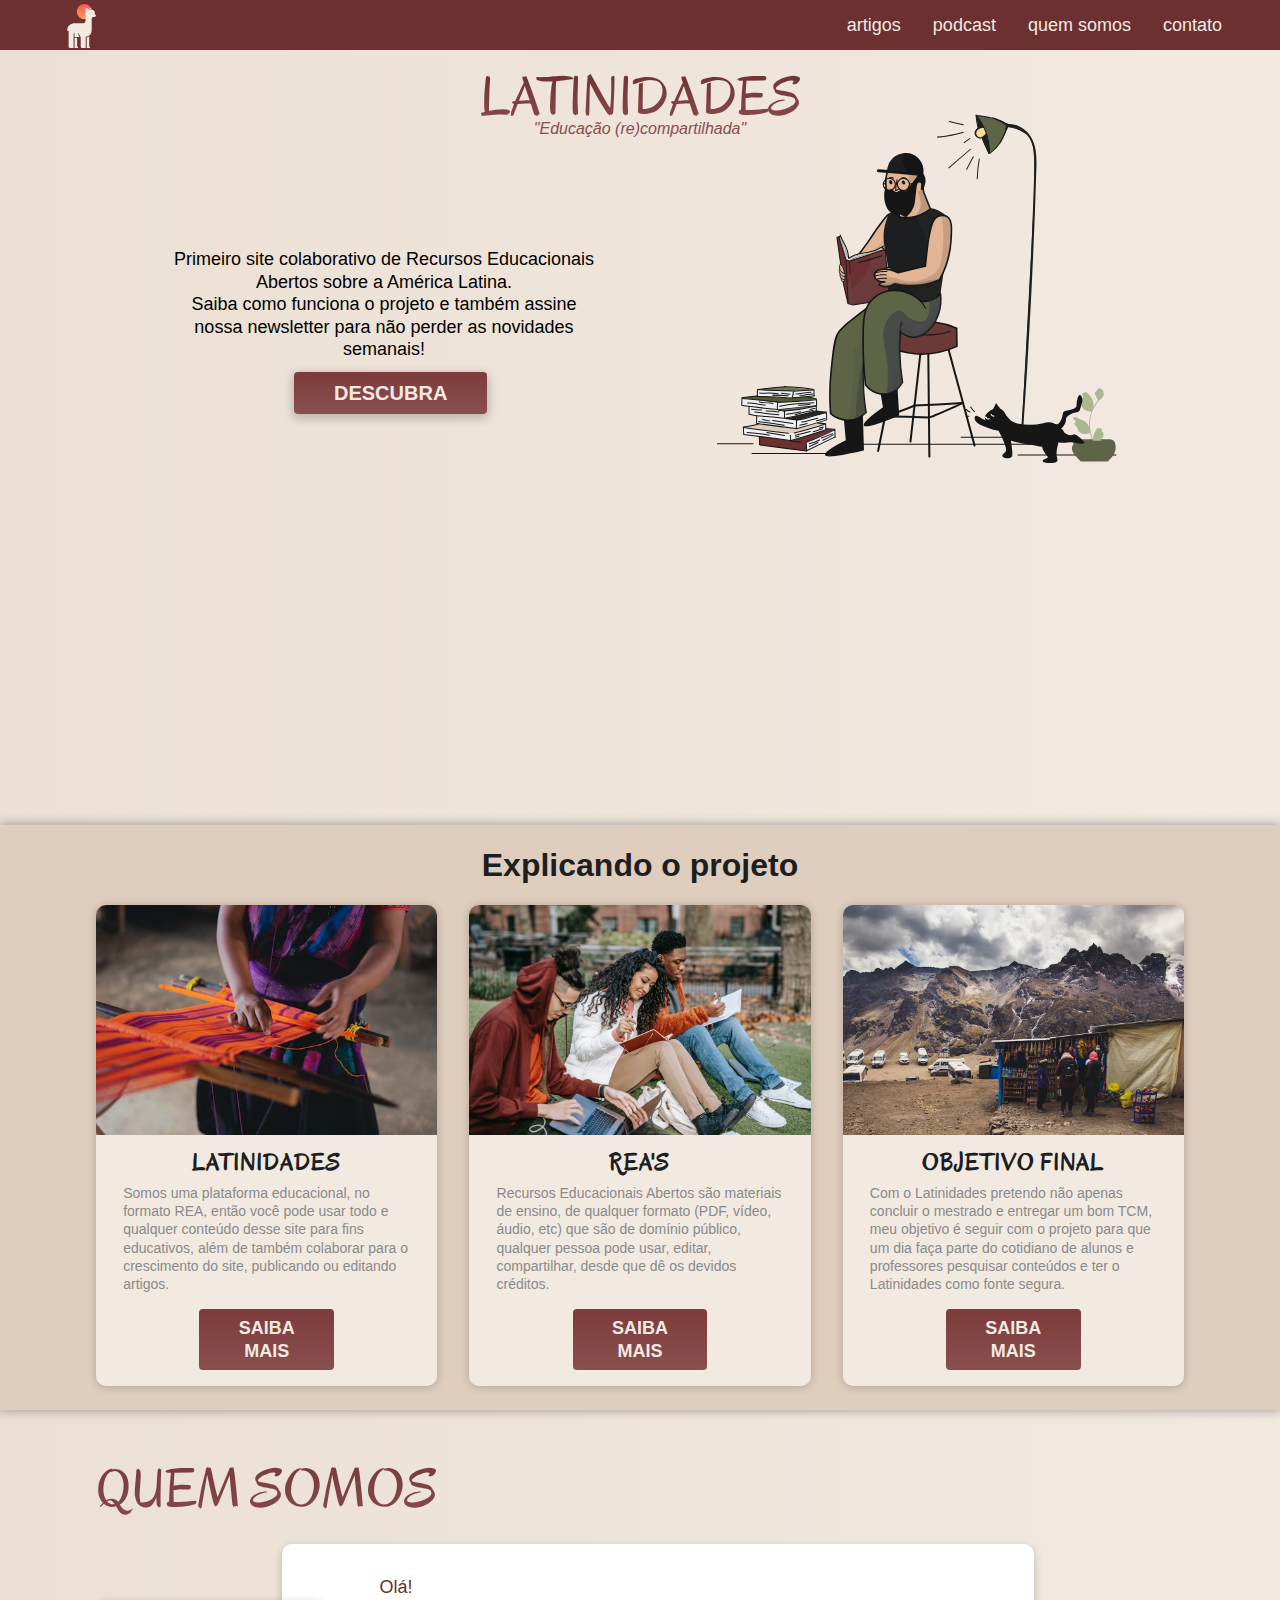
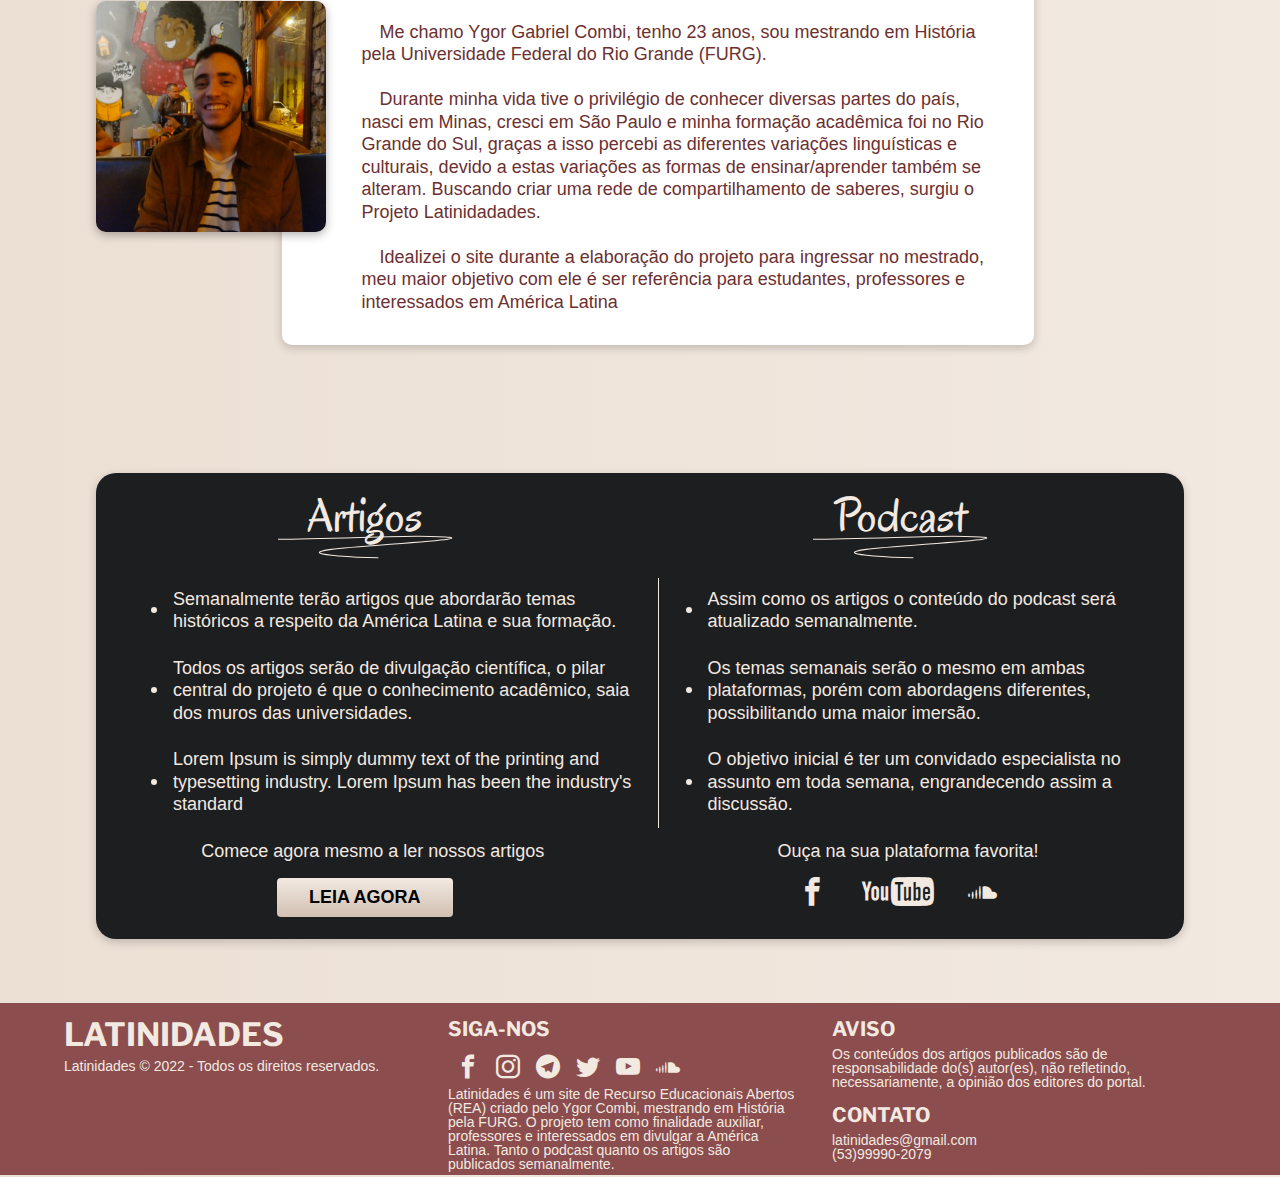
<file: index.html>
<!DOCTYPE html>
<html lang="pt-br">

<head>
    <meta charset="UTF-8">
    <meta http-equiv="X-UA-Compatible" content="IE=edge">
    <meta name="viewport" content="width=device-width, initial-scale=1.0">
    <meta name="description" content="Projeto com base em Recursos Educacionais Abertos sobre América Latina. Artigos e podcast semanais">
    <link rel="preconnect" href="https://fonts.googleapis.com">
    <link rel="preconnect" href="https://fonts.gstatic.com" crossorigin>
    <link rel="stylesheet" href="./assets/css/reset.css">
    <link rel="stylesheet" href="./assets/css/style.css">
    <link rel="preconnect" href="https://fonts.googleapis.com">
    <link rel="preconnect" href="https://fonts.gstatic.com" crossorigin>
    <link href="https://fonts.googleapis.com/css2?family=Goldman:wght@400;700&family=Libre+Franklin:wght@100;400;700&family=Oregano:ital@0;1&display=swap" rel="stylesheet">
    <link rel="sicon" href="./favicon.ico" type="image/x-icon">
    <title>Início | Latinidades</title>
</head>

<body>
    <header id="cabecalho">
        <a class="logo" href="index"><img src="./assets/img/logo.svg" alt="Logo Latinidades" width="100%" height="100%"> </a>
        <nav id="cabecalho__nav" aria-label="primária" class="f2-md">
            <button id="btn__mobile" aria-controls="cabecalho__menu" aria-expanded="false" aria-haspopup="true" aria-label="Abrir Menu">Menu
                <span class="hamburguer"></span>
            </button>
            <ul class="cabecalho__menu" role="menu">
                <li>
                    <a href="artigos" class="cabecalho__nav-item">artigos</a>
                </li>
                <li>
                    <a href="#caixa-art-pod" class="cabecalho__nav-item">podcast</a>
                </li>
                <li>
                    <a href="#secao3" class="cabecalho__nav-item">quem somos</a>
                </li>
                <li><a href="contato" class="cabecalho__nav-item">contato</a></li>
            </ul>
        </nav>
    </header>

    <main>
        <section aria-label="Introdução ao site" class="sec1">
            <div class="sec1__tit">
                <h1 class="f1-gr deg-base">LATINIDADES</h1>
                <p class="sec1__quote">"Educação (re)compartilhada"</p>
            </div>
            <div class="sec1__grid">
                <div class="sec1__txt f2-md">
                    <p>Primeiro site colaborativo de <strong>Recursos Educacionais Abertos</strong> sobre a América Latina.
                        <Br>Saiba como funciona o projeto e também assine nossa newsletter para não perder as <strong>novidades semanais!</strong>
                    </p>
                    <div class="sec1__link">
                        <a href="#" class="btn sec1__cta borda">Descubra</a>
                    </div>
                </div>
                <div class="sec1__img">
                    <img src="./assets/icons/imgMain.svg" alt="Ilustração de um homem lendo um livro" width="400px" height="380px">
                </div>

            </div>
        </section>
    </main>

    <section aria-label="Explicações sobre o projeto" class="sec2">
        <p class="sec2__titulo">Explicando o projeto</p>
        <div class="sec2__grid">
            <div class="sec2__item">
                <div class="sec2__img">
                    <img src="./assets/img/conteudo/arte.jpg" alt="Foto de uma mulher latinoamericana" width="300px" height="230px">
                </div>

                <h2 class="f1-pq">Latinidades</h2>
                <p class="f2-pq">Somos uma plataforma educacional, no formato REA, então você pode usar todo e qualquer conteúdo desse site para fins educativos, além de também colaborar para o crescimento do site, publicando ou editando artigos.</p>
                <a href="#" class="btn sec2__mais borda f2-md">Saiba mais</a>
            </div>
            <div class="sec2__item">
                <div class="sec2__img">
                    <img src="./assets/img/conteudo/estudantes.jpg" alt="Estudantes felizes compartilhando saberes" width="300px" height="230px">
                </div>
                <h2 class="f1-pq">REA's</h2>
                <p class="f2-pq">Recursos Educacionais Abertos são materiais de ensino, de qualquer formato (PDF, vídeo, áudio, etc) que são de domínio público, qualquer pessoa pode usar, editar, compartilhar, desde que dê os devidos créditos.</p>
                <a href="#" class="btn sec2__mais borda f2-md">Saiba mais</a>
            </div>
            <div class="sec2__item">
                <div class="sec2__img">
                    <img src="./assets/img/conteudo/fundo.jpg" alt="Uma barraca de produtos típicos dos Andes" width="300px" height="230px">
                </div>
                <h2 class="f1-pq">Objetivo Final</h2>
                <p class="f2-pq">Com o Latinidades pretendo não apenas concluir o mestrado e entregar um bom TCM, meu objetivo é seguir com o projeto para que um dia faça parte do cotidiano de alunos e professores pesquisar conteúdos e ter o Latinidades como fonte segura.</p>
                <a href="#" class="btn sec2__mais borda f2-md">Saiba mais</a>
            </div>
        </div>
    </section>

    <section aria-label="Quem faz o projeto" class="sec3" id="secao3">
        <h2 class="f1-gr deg-base">QUEM SOMOS</h2>
        <div class="sec3__perfil"></div>
        <div class="sec3__box">
            <p class="f2-md">
                &emsp;<strong>Olá!</strong><br><br> &emsp;Me chamo Ygor Gabriel Combi, tenho 23 anos, sou mestrando em História pela Universidade Federal do Rio Grande (FURG).
                <br><br>
                &emsp;Durante minha vida tive o privilégio de conhecer diversas partes do país, nasci em Minas, cresci em São Paulo e minha formação acadêmica foi no Rio Grande do Sul, graças a isso percebi as diferentes variações linguísticas e culturais, devido a estas variações as formas de ensinar/aprender também se alteram. Buscando criar uma rede de compartilhamento de saberes, surgiu o <strong>Projeto Latinidadades.</strong>
                <br><br>
                &emsp;Idealizei o site durante a elaboração do projeto para ingressar no mestrado, meu maior objetivo com ele é ser referência para estudantes, professores e interessados em América Latina
            </p>
        </div>
    </section>

    <section aria-label="Explicação mais detalhada sobre como funciona os artigos e o podcast" class="sec4 f2-md">
        <div class="sec4__box" id="caixa-art-pod">
            <div class="sec4__artigos">
                <h2 class="f1-md">Artigos</h2>
                <img src="./assets/icons/divisor.svg" alt="Divisória" width="350px" height="50px">
                <ul>
                    <li>
                        <span class="bolinha"></span>
                        <p>Semanalmente terão artigos que abordarão temas históricos a respeito da América Latina e sua formação.</p>
                    </li>
                    <li>
                        <span class="bolinha"></span>
                        <p>Todos os artigos serão de divulgação científica, o pilar central do projeto é que o conhecimento acadêmico, saia dos muros das universidades.</p>
                    </li>
                    <li>
                        <span class="bolinha"></span>
                        <p>Lorem Ipsum is simply dummy text of the printing and typesetting industry. Lorem Ipsum has been the industry's standard</p>
                    </li>
                </ul>
                <p>Comece agora mesmo a ler nossos artigos</p>
                <a href="artigos" class="btn">Leia agora</a>

            </div>
            <div class="sec4__podcast">
                <h2 class="f1-md">Podcast</h2>
                <img src="./assets/icons/divisor.svg" alt="Divisória" width="350px" height="50px">
                <ul>
                    <li>
                        <span class="bolinha"></span>
                        <p>Assim como os artigos o conteúdo do podcast será atualizado semanalmente.</p>
                    </li>
                    <li>
                        <span class="bolinha"></span>
                        <p>Os temas semanais serão o mesmo em ambas plataformas, porém com abordagens diferentes, possibilitando uma maior imersão.</p>
                    </li>
                    <li>
                        <span class="bolinha"></span>
                        <p>O objetivo inicial é ter um convidado especialista no assunto em toda semana, engrandecendo assim a discussão.</p>
                    </li>
                </ul>
                <p>Ouça na sua plataforma favorita!</p>
                <div class="sec4__plataformas">
                    <ul>
                        <li>
                            <a href="https://www.facebook.com/"><span class="icon-facebook"></span></a>
                        </li>
                        <li>
                            <a href="https://www.youtube.com/"><span class="icon-youtube2"></span></a>
                        </li>
                        <li>
                            <a href="https://soundcloud.com/"><span class="icon-soundcloud"></span></a>
                        </li>
                    </ul>
                </div>

            </div>
        </div>
    </section>

    <footer class="footer__home">
        <div class="footer__principal">
            <p class="footer__tit">Latinidades</p>
            <p class="footer__copy">Latinidades © 2022 - Todos os direitos reservados.</p>
        </div>

        <div class="footer__sociais-list">
            <p id="footer__subtit">SIGA-NOS</p>
            <ul>
                <li>
                    <a href="fb.com"><span class="icon-facebook sociais-artigo"></span></a>
                </li>
                <li>
                    <a href="intagram.com"><span class="icon-instagram sociais-artigo"></span></a>
                </li>
                <li>
                    <a href="https://t.me/projetolatinidades"><span class="icon-telegram sociais-artigo"></span></a>
                </li>
                <li>
                    <a href="twitter.com"><span class="icon-twitter sociais-artigo"></span></a>
                </li>
                <li>
                    <a href="youtube.com"><span class="icon-youtube sociais-artigo"></span></a>
                </li>
                <li>
                    <a href="soundcloud.com"><span class="icon-soundcloud sociais-artigo"></span></a>
                </li>
            </ul>

            <p>Latinidades é um site de Recurso Educacionais Abertos (REA) criado pelo Ygor Combi, mestrando em História pela FURG. O projeto tem como finalidade auxiliar, professores e interessados em divulgar a América Latina. Tanto o podcast quanto os artigos são publicados semanalmente.</p>
        </div>

        <div class="footer__cont">
            <div>
                <p id="footer__subtit">AVISO</p>
                <p class="footer__cont-p">Os conteúdos dos artigos publicados são de responsabilidade do(s) autor(es), não refletindo, necessariamente, a opinião dos editores do portal.</p>
            </div>
            <div>
                <p id="footer__subtit">CONTATO</p>
                <p class="footer__cont-p">latinidades@gmail.com</p>
                <p class="">(53)99990-2079</p>
            </div>
        </div>
    </footer>
    <script src="script.js"></script>
</body>

</html>
</file>
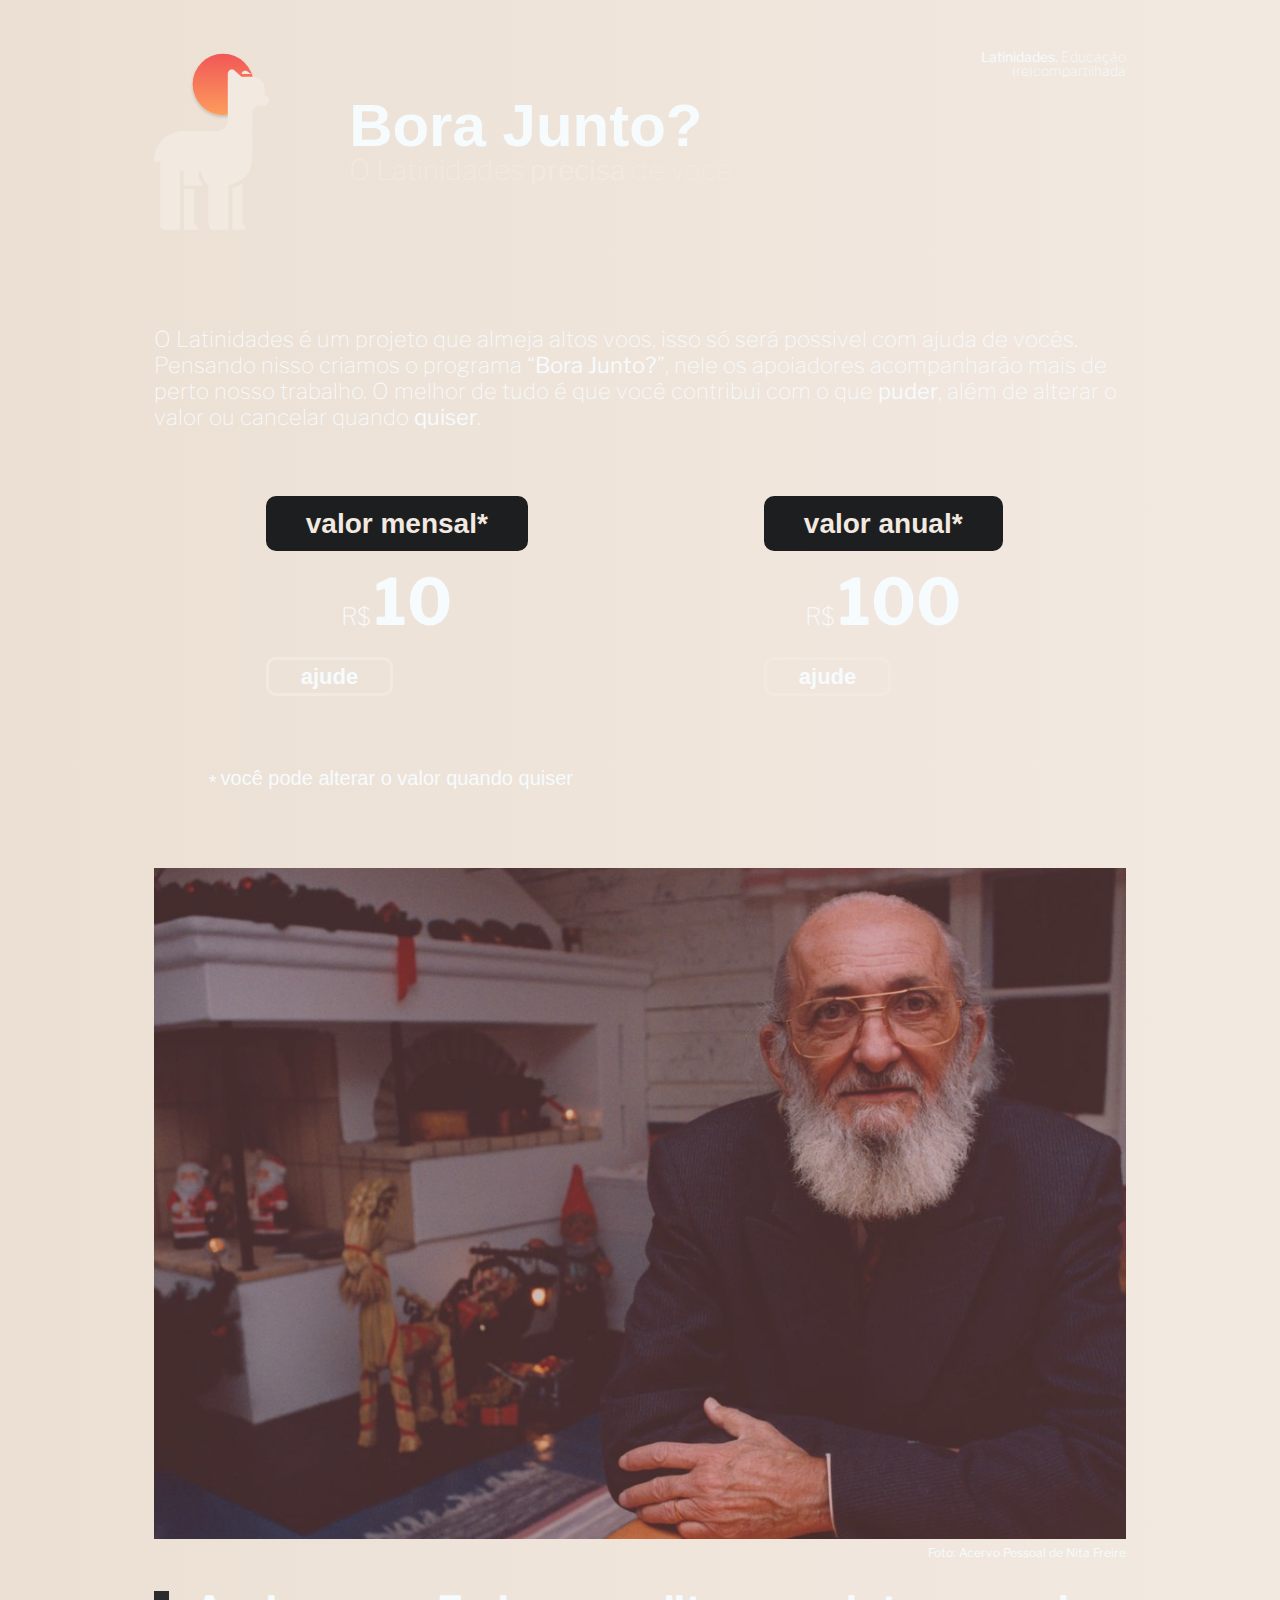
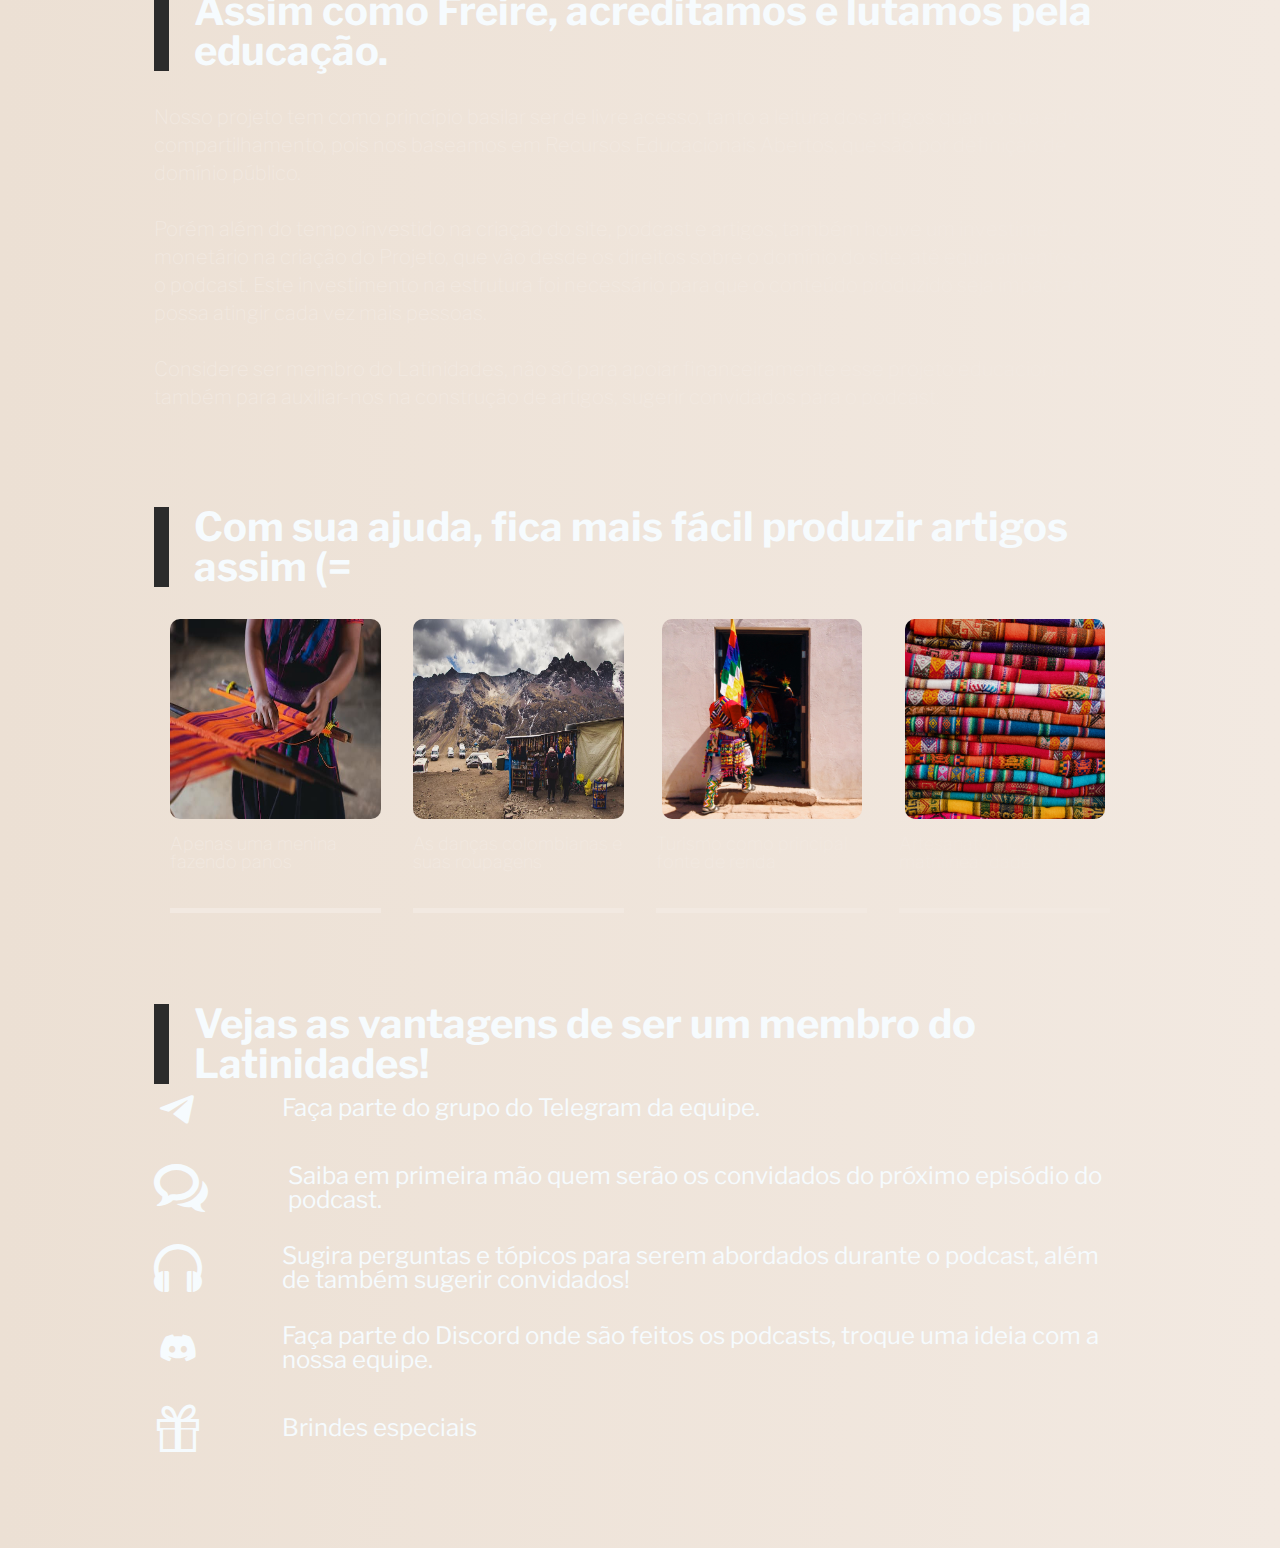
<file: apoie.html>
<!DOCTYPE html>
<html lang="pt-br">

<head>
  <meta charset="UTF-8">
  <meta http-equiv="X-UA-Compatible" content="IE=edge">
  <meta name="viewport" content="width=device-width, initial-scale=1.0">
  <meta name="description" content="Projeto com base em Recursos Educacionais Abertos sobre América Latina. Artigos e podcast semanais">
  <title>Bora Junto? | Latinidades</title>
  <link rel="stylesheet" href="./assets/css/style.css">
</head>

<body class="apoie__body">
  <main class="apoie__main">
    <div class="apoie__main-logo">
      <img src="./assets/img/logo.svg" alt="Logo Latinidades">
    </div>
    <div class="apoie__main-txt">
      <h1>Bora Junto?</h1>
      <p>O Latinidades <strong>precisa</strong> de você</p>
    </div>
    <div class="apoie__main-canto">
      <p><strong>Latinidades.</strong> Educação (re)compartilhada</p>
    </div>
    <p class="apoie__main-p">O Latinidades é um projeto que almeja altos voos, isso só será possivel com ajuda de vocês. Pensando nisso criamos o programa “<strong>Bora Junto?</strong>”, nele os apoiadores acompanharão mais de perto nosso trabalho. O melhor de tudo é que você contribui com o que <strong>puder</strong>, além de alterar o valor ou cancelar quando <strong>quiser</strong>.</p>
  </main>
  <section class="apoie__valores">
    <div class="apoie__valor">
      <p class="apoie__plano">valor mensal*</p>
      <p class="apoie__rs">
        <span class="apoie-cifrao">R$</span>
        <span class="apoie-valor">10</span>
      </p>
      <a href="#">ajude</a>
    </div>
    <div class="apoie__valor">
      <p class="apoie__plano">valor anual*</p>
      <p class="apoie__rs">
        <span class="apoie-cifrao">R$</span>
        <span class="apoie-valor">100</span>
      </p>
      <a href="#">ajude</a>
    </div>
    <p class="apoie__asterisco"><span>*</span>você pode alterar o valor quando quiser</p>
  </section>

  <section class="apoie__ft">
    <img src="./assets/img/paulofreire.png" alt="Foto natalina do educador social Paulo Freire">
    <p class="apoie__ft-desc">Foto: Acervo Pessoal de Nita Freire</p>
  </section>

  <section class="apoie__ed">
    <div class="apoie__tit">
      <p>Assim como Freire, acreditamos e lutamos pela educação.</p>
    </div>
    <div class="apoie__bloco-txt">
      <p>Nosso projeto tem como princípio basilar ser de livre acesso, tanto a leitura dos artigos quanto sua edição, compartilhamento, pois nos baseamos em Recursos Educacionais Abertos, que são por definição de domínio público.
        <br><br>
        Porém além do tempo investido na criação do site, podcast e artigos, também houve um investimento monetário na criação do Projeto, que vão desde os direitos sobre o domínio do site, até equipamentos para o podcast. Este investimento na estrutura foi necessário para que o conteúdo produzido seja impactante e possa atingir cada vez mais pessoas.
        <br><br>
        Considere ser membro do Latinidades, não só para apoiar financeiramente esse projeto educacional, mas também para auxiliar-nos na construção de artigos, sugerir convidados para o podcast.
      </p>
    </div>
  </section>

  <section class="apoie__art">
    <div class="apoie__tit">
      <p>Com sua ajuda, fica mais fácil produzir artigos assim (=</p>
    </div>
    <div class="apoie__art-bloco">
      <ul>
        <li>
          <a href="#">
            <img src="./assets/img/conteudo/arte.jpg" alt="Uma mulher fazendo panos">
            <p>Apenas uma menina fazendo panos</p>
          </a>
        </li>
        <li>
          <a href="#">
            <img src="./assets/img/conteudo/fundo.jpg" alt="Cordilheira dos Andes">
            <p>As danças colombianas e suas roupagens</p>
          </a>
        </li>
        <li>
          <a href="#">
            <img src="./assets/img/conteudo/artigo__destaque.jpg" alt="Homens fazendo cerimônio tradicional boliviana">
            <p>Turismo como principal fonte de renda</p>
          </a>
        </li>
        <li>
          <a href="#">
            <img src="./assets/img/conteudo/panos.png" alt="Coleção de panos coloridos">
            <p>Artesanato Incaico e a matrilinearidade </p>
          </a>
        </li>
      </ul>
    </div>
  </section>

  <section class="apoie__vant">
    <div class="apoie__tit">
      <p>Vejas as vantagens de ser um membro do Latinidades!</p>
    </div>
    <div>
      <ul>
        <li>
          <span class="icon-tg apoie__icon"></span>
          <p>Faça parte do grupo do Telegram da equipe.</p>
        </li>
        <li>
          <span class="icon-bubbles4 apoie__icon"></span>
          <p>Saiba em primeira mão quem serão os convidados do próximo episódio do podcast.</p>
        </li>
        <li>
          <span class="icon-headphones apoie__icon"></span>
          <p>Sugira perguntas e tópicos para serem abordados durante o podcast, além de também sugerir convidados!</p>
        </li>
        <li>
          <span class="icon-dc apoie__icon"></span>
          <p>Faça parte do Discord onde são feitos os podcasts, troque uma ideia com a nossa equipe.</p>
        </li>
        <li>
          <span class="icon-gift apoie__icon"></span>
          <p>Brindes especiais</p>
        </li>
      </ul>
    </div>
  </section>
  <script src="script-apoie.js"></script>
</body>

</html>
</file>
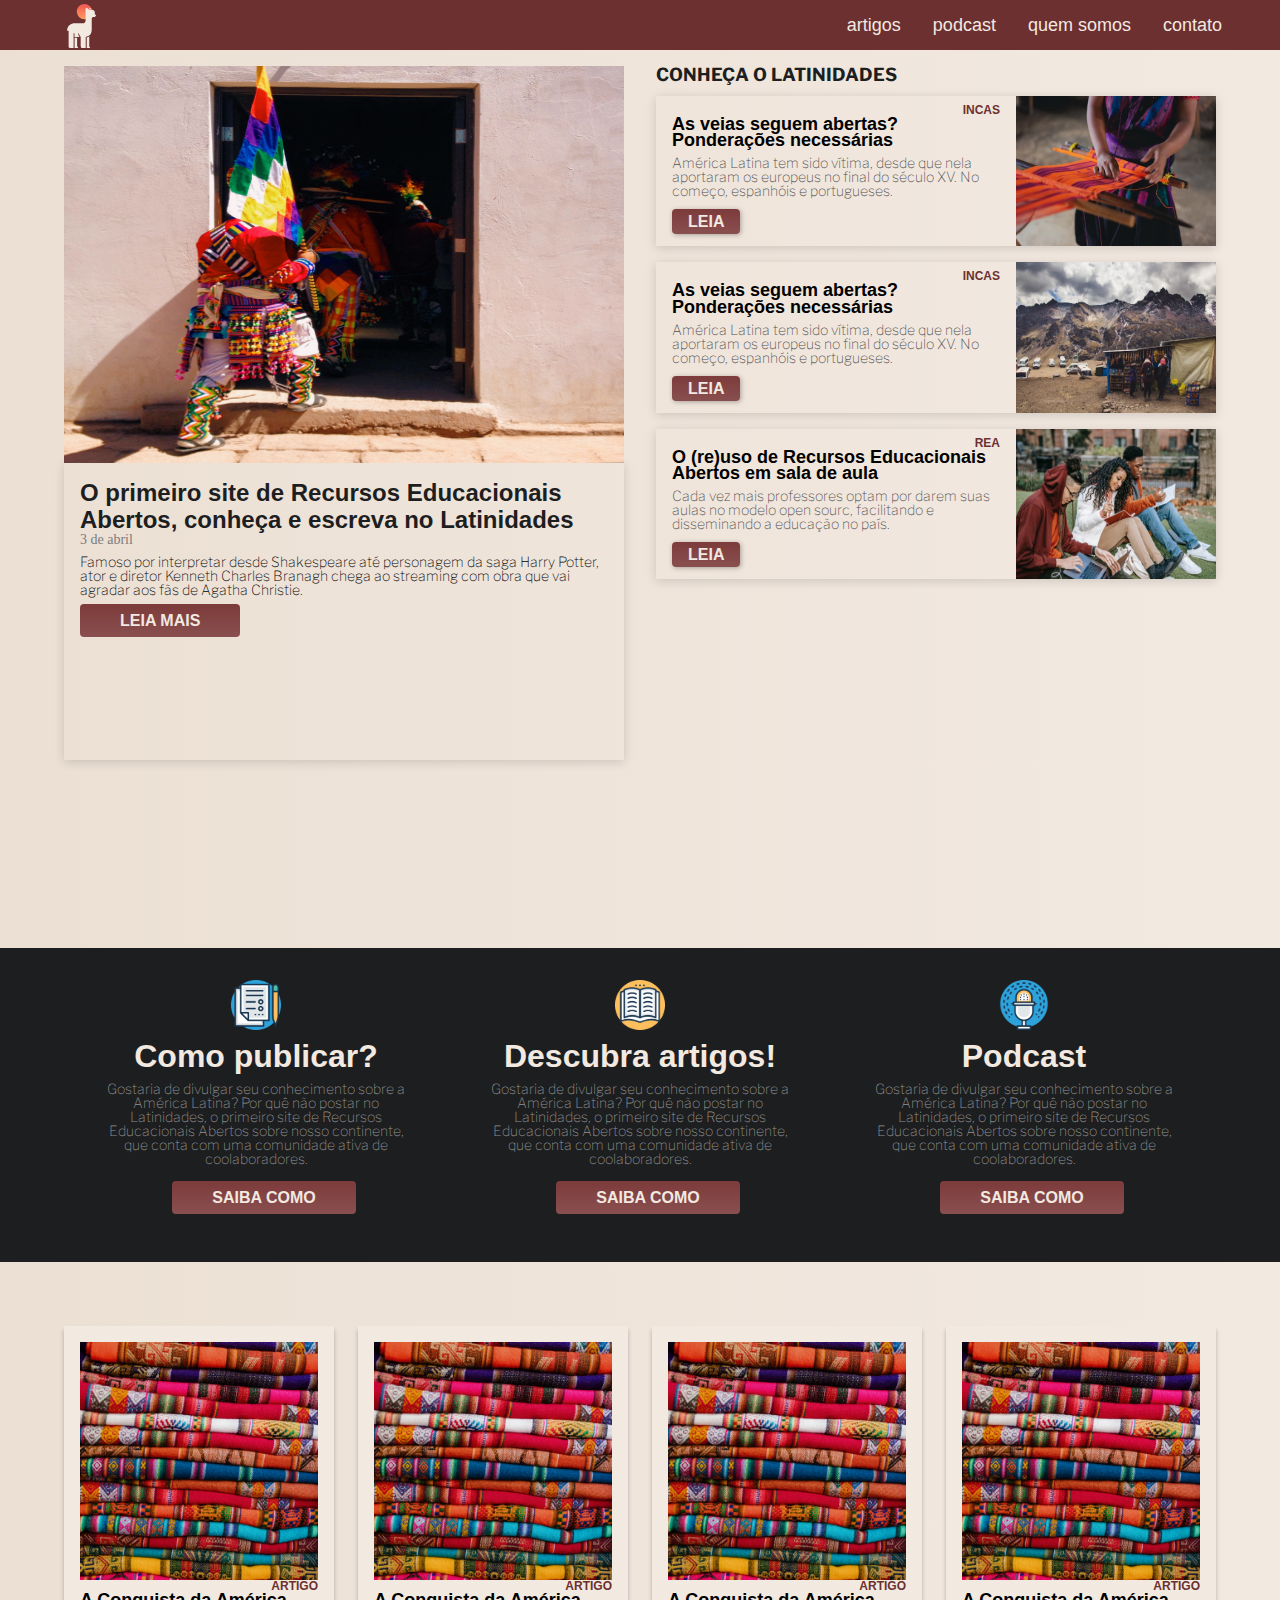
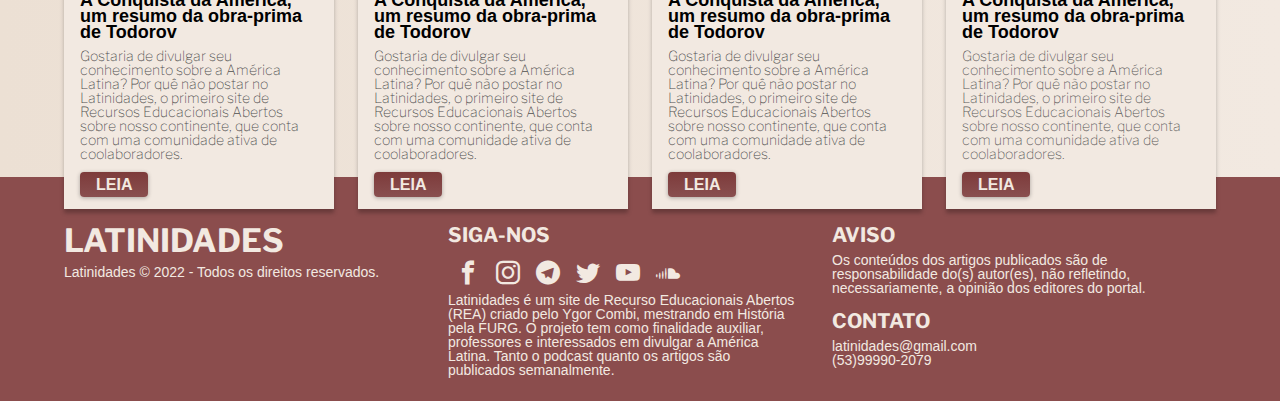
<file: artigos.html>
<!DOCTYPE html>
<html lang="pt-br">

<head>
  <meta charset="UTF-8">
  <meta http-equiv="X-UA-Compatible" content="IE=edge">
  <meta name="viewport" content="width=device-width, initial-scale=1.0">
  <meta name="description" content="Projeto com base em Recursos Educacionais Abertos sobre América Latina. Artigos e podcast semanais">
  <link rel="preconnect" href="https://fonts.googleapis.com">
  <link rel="preconnect" href="https://fonts.gstatic.com" crossorigin>
  <link rel="stylesheet" href="./assets/css/reset.css">
  <link rel="stylesheet" href="./assets/css/style.css">
  <link rel="preconnect" href="https://fonts.googleapis.com">
  <link rel="preconnect" href="https://fonts.gstatic.com" crossorigin>
  <link href="https://fonts.googleapis.com/css2?family=Goldman:wght@400;700&family=Libre+Franklin:wght@100;400;700&family=Oregano:ital@0;1&display=swap" rel="stylesheet">
  <link rel="sicon" href="./favicon.ico" type="image/x-icon">
  <title>Artigos | Latinidades</title>
</head>

<body>
  <header id="cabecalho">
    <a class="logo" href="index"><img src="./assets/img/logo.svg" alt="Logo Latinidades" width="100%" height="100%"> </a>
    <nav id="cabecalho__nav" aria-label="primária" class="f2-md">
      <button id="btn__mobile" aria-controls="cabecalho__menu" aria-expanded="false" aria-haspopup="true" aria-label="Abrir Menu">Menu
        <span class="hamburguer"></span>
      </button>
      <ul class="cabecalho__menu" role="menu">
        <li>
          <a href="artigos" class="cabecalho__nav-item">artigos</a>
        </li>
        <li>
          <a href="#caixa-art-pod" class="cabecalho__nav-item">podcast</a>
        </li>
        <li>
          <a href="#secao3" class="cabecalho__nav-item">quem somos</a>
        </li>
        <li><a href="contato" class="cabecalho__nav-item">contato</a></li>
      </ul>
    </nav>
  </header>

  <main>
    <div class="main__artigos">
      <div class="main__artigos-destaque">
        <a href="./artigosPublicados/artigo__01.html">
          <img src="./assets/img/conteudo/artigo__destaque.jpg" alt="Imagem de capa do artigo"></img></a>
        <div class="main__art-destaque-txt">
          <h3 class="f2-gr">O primeiro site de Recursos Educacionais Abertos, conheça e escreva no Latinidades</h3>
          <p class="artigos__data">3 de abril</p>
          <p class="f3-pq art__desc-dest">Famoso por interpretar desde Shakespeare até personagem da saga Harry Potter, ator e diretor Kenneth Charles Branagh chega ao streaming com obra que vai agradar aos fãs de Agatha Christie. </p>
          <a class="btn__art btn__art-padrao borda" href="./assets/css/artigosPublicados/artigo__01.html">Leia mais</a>

        </div>
      </div>

      <div class="main__aside">
        <h2>Conheça o Latinidades</h2>
        <div class="art__cont">
          <div class="art__cont-txt">
            <p class="art__cont-categoria">Incas</p>
            <p class="art__cont-tit f2-mdBold">As veias seguem abertas? Ponderações necessárias</p>
            <p class="art__desc f3-pq">América Latina tem sido vítima, desde que nela aportaram os europeus no final do século XV. No começo, espanhóis e portugueses.</p>
            <a href="" class="borda btn__art btn__art-normal">leia</a>
          </div>
          <div class="art__img">
            <a href="./artigosPublicados/artigo__01.html">
              <img src="./assets/img/conteudo/arte.jpg" alt="Imagem sobre o artigo">
            </a>
          </div>
        </div>

        <div class="art__cont">
          <div class="art__cont-txt">
            <p class="art__cont-categoria">Incas</p>
            <p class="art__cont-tit f2-mdBold">As veias seguem abertas? Ponderações necessárias</p>
            <p class="art__desc f3-pq">América Latina tem sido vítima, desde que nela aportaram os europeus no final do século XV. No começo, espanhóis e portugueses.</p>
            <a href="" class="borda btn__art btn__art-normal">leia</a>
          </div>
          <div class="art__img">
            <a href="./artigosPublicados/artigo__01.html">
              <img src="./assets/img/conteudo/fundo.jpg" alt="Imagem sobre o artigo">
            </a>
          </div>
        </div>

        <div class="art__cont">
          <div class="art__cont-txt">
            <p class="art__cont-categoria">REA</p>
            <p class="art__cont-tit f2-mdBold">O (re)uso de Recursos Educacionais Abertos em sala de aula</p>
            <p class="art__desc f3-pq">Cada vez mais professores optam por darem suas aulas no modelo open sourc, facilitando e disseminando a educação no país.</p>
            <a href="" class="borda btn__art btn__art-normal">leia</a>
          </div>
          <div class="art__img">
            <a href="./artigosPublicados/artigo__01.html">
              <img src="./assets/img/conteudo/estudantes.jpg" alt="Imagem sobre o artigo">
            </a>
          </div>
        </div>
  </main>

  <section class="art-sec2">
    <div class="art-sec2-item">
      <img src="./assets/icons/artigo/item1.png" alt="Ícone de papel e lápis">
      <p class="art-sec2-titulo f2-gr">Como publicar?</p>
      <p class="f3-pq">Gostaria de divulgar seu conhecimento sobre a América Latina? Por quê não postar no Latinidades, o primeiro site de Recursos Educacionais Abertos sobre nosso continente, que conta com uma comunidade ativa de coolaboradores.</p>
      <a href="" class="borda borda btn__art btn__art-padrao btn__art-secpreto">Saiba como</a>
    </div>

    <div class="art-sec2-item">
      <img src="./assets/icons/artigo/item2.svg" alt="Ícone de papel e lápis">
      <p class="art-sec2-titulo f2-gr">Descubra artigos!</p>
      <p class="f3-pq">Gostaria de divulgar seu conhecimento sobre a América Latina? Por quê não postar no Latinidades, o primeiro site de Recursos Educacionais Abertos sobre nosso continente, que conta com uma comunidade ativa de coolaboradores.</p>
      <a href="" class="borda btn__art btn__art-padrao btn__art-secpreto">Saiba como</a>
    </div>

    <div class="art-sec2-item">
      <img src="./assets/icons/artigo/item3.svg" alt="Ícone de papel e lápis">
      <p class="art-sec2-titulo f2-gr">Podcast</p>
      <p class="f3-pq">Gostaria de divulgar seu conhecimento sobre a América Latina? Por quê não postar no Latinidades, o primeiro site de Recursos Educacionais Abertos sobre nosso continente, que conta com uma comunidade ativa de coolaboradores.</p>
      <a href="" class="borda btn__art btn__art-padrao btn__art-secpreto">Saiba como</a>
    </div>
  </section>

  <section class="art__sec3">
    <div class="art__sec3-item">
      <img src="./assets/img/conteudo/panos.png" alt="Panos tradicionais latinoamericanos"></img>
      <p class="art__cont-categoria">Artigo</p>
      <p class="art__cont-tit f2-mdBold">A Conquista da América, um resumo da obra-prima de Todorov</p>
      <p class="art__desc f3-pq">Gostaria de divulgar seu conhecimento sobre a América Latina? Por quê não postar no Latinidades, o primeiro site de Recursos Educacionais Abertos sobre nosso continente, que conta com uma comunidade ativa de coolaboradores.</p>
      <a href="" class="btn__art btn__art-sec3">leia</a>
    </div>

    <div class="art__sec3-item">
      <img src="./assets/img/conteudo/panos.png" alt="Panos tradicionais latinoamericanos"></img>
      <p class="art__cont-categoria">Artigo</p>
      <p class="art__cont-tit f2-mdBold">A Conquista da América, um resumo da obra-prima de Todorov</p>
      <p class="art__desc f3-pq">Gostaria de divulgar seu conhecimento sobre a América Latina? Por quê não postar no Latinidades, o primeiro site de Recursos Educacionais Abertos sobre nosso continente, que conta com uma comunidade ativa de coolaboradores.</p>
      <a href="" class="btn__art btn__art-sec3">leia</a>
    </div>

    <div class="art__sec3-item">
      <img src="./assets/img/conteudo/panos.png" alt="Panos tradicionais latinoamericanos"></img>
      <p class="art__cont-categoria">Artigo</p>
      <p class="art__cont-tit f2-mdBold">A Conquista da América, um resumo da obra-prima de Todorov</p>
      <p class="art__desc f3-pq">Gostaria de divulgar seu conhecimento sobre a América Latina? Por quê não postar no Latinidades, o primeiro site de Recursos Educacionais Abertos sobre nosso continente, que conta com uma comunidade ativa de coolaboradores.</p>
      <a href="" class="btn__art btn__art-sec3">leia</a>
    </div>

    <div class="art__sec3-item">
      <img src="./assets/img/conteudo/panos.png" alt="Panos tradicionais latinoamericanos"></img>
      <p class="art__cont-categoria">Artigo</p>
      <p class="art__cont-tit f2-mdBold">A Conquista da América, um resumo da obra-prima de Todorov</p>
      <p class="art__cont-desc">Gostaria de divulgar seu conhecimento sobre a América Latina? Por quê não postar no Latinidades, o primeiro site de Recursos Educacionais Abertos sobre nosso continente, que conta com uma comunidade ativa de coolaboradores.</p>
      <a href="" class="btn__art btn__art-sec3">leia</a>
    </div>
  </section>

  <footer class="footer__artigo">
    <div class="footer__principal">
      <p class="footer__tit">Latinidades</p>
      <p class="footer__copy">Latinidades © 2022 - Todos os direitos reservados.</p>
    </div>

    <div class="footer__sociais-list">
      <p id="footer__subtit">SIGA-NOS</p>
      <ul>
        <li>
          <a href=""><span class="icon-facebook sociais-artigo"></span></a>
        </li>
        <li>
          <a href=""><span class="icon-instagram sociais-artigo"></span></a>
        </li>
        <li>
          <a href=""><span class="icon-telegram sociais-artigo"></span></a>
        </li>
        <li>
          <a href=""><span class="icon-twitter sociais-artigo"></span></a>
        </li>
        <li>
          <a href=""><span class="icon-youtube sociais-artigo"></span></a>
        </li>
        <li>
          <a href=""><span class="icon-soundcloud sociais-artigo"></span></a>
        </li>
      </ul>

      <p>Latinidades é um site de Recurso Educacionais Abertos (REA) criado pelo Ygor Combi, mestrando em História pela FURG. O projeto tem como finalidade auxiliar, professores e interessados em divulgar a América Latina. Tanto o podcast quanto os artigos são publicados semanalmente.</p>
    </div>

    <div class="footer__cont">
      <div>
        <p id="footer__subtit">AVISO</p>
        <p class="footer__cont-p">Os conteúdos dos artigos publicados são de responsabilidade do(s) autor(es), não refletindo, necessariamente, a opinião dos editores do portal.</p>
      </div>
      <div>
        <p id="footer__subtit">CONTATO</p>
        <p class="footer__cont-p">latinidades@gmail.com</p>
        <p class="">(53)99990-2079</p>
      </div>
    </div>
  </footer>
  <script src="script.js"></script>

</body>

</html>
</file>
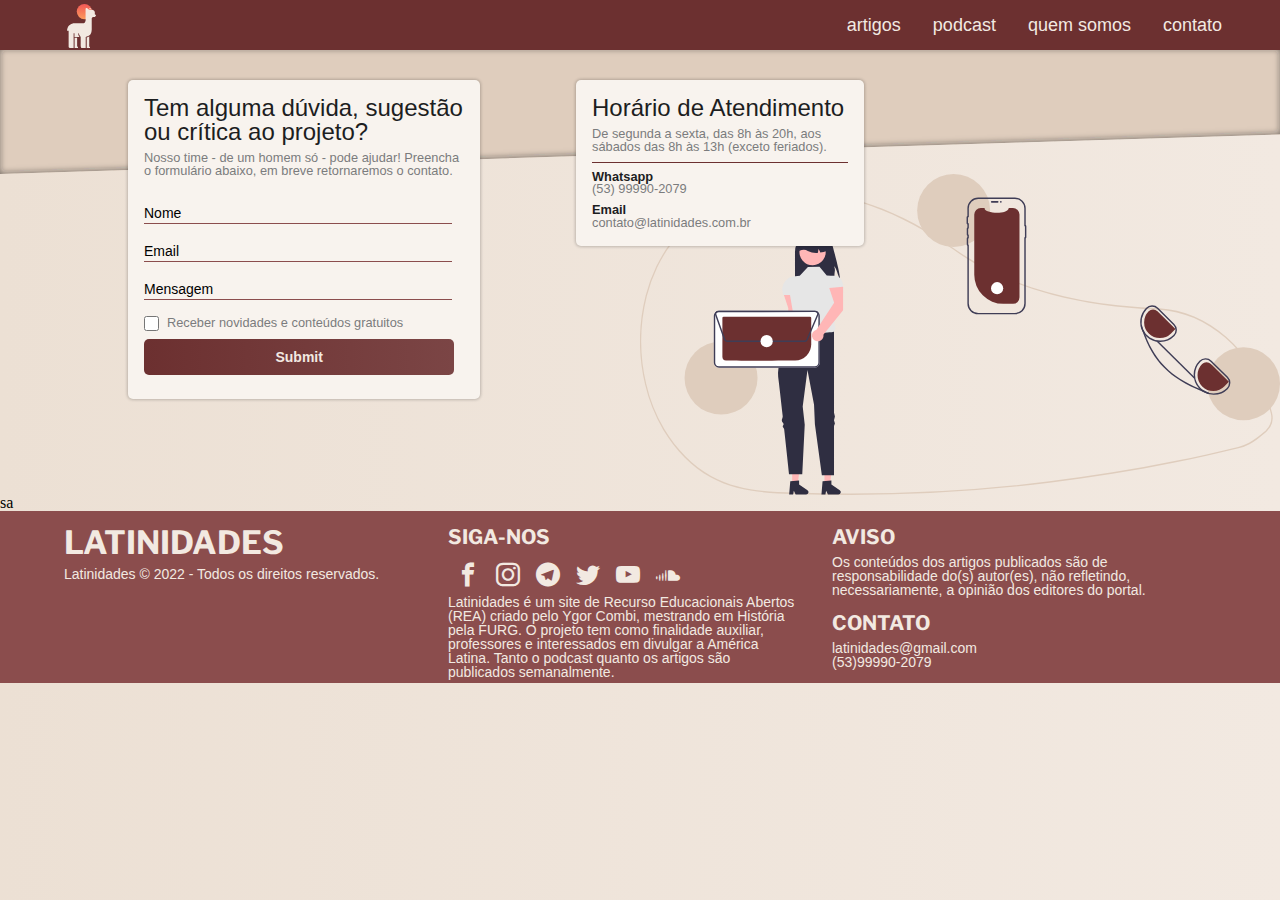
<file: contato.html>
<!DOCTYPE html>
<html lang="pt-br">

<head>
  <meta charset="UTF-8">
  <meta http-equiv="X-UA-Compatible" content="IE=edge">
  <meta name="viewport" content="width=device-width, initial-scale=1.0">
  <meta name="description" content="Projeto com base em Recursos Educacionais Abertos sobre América Latina. Artigos e podcast semanais">
  <link rel="preconnect" href="https://fonts.googleapis.com">
  <link rel="preconnect" href="https://fonts.gstatic.com" crossorigin>
  <link rel="stylesheet" href="./assets/css/reset.css">
  <link rel="stylesheet" href="./assets/css/style.css">
  <link rel="shortcut icon" href="./favicon.ico" type="image/x-icon">
  <title>Contato | Latinidades</title>
</head>

<body>
  <header id="cabecalho">
    <a class="logo" href="index"><img src="./assets/img/logo.svg" alt="Logo Latinidades" width="100%" height="100%"> </a>
    <nav id="cabecalho__nav" aria-label="primária" class="f2-md">
      <button id="btn__mobile" aria-controls="cabecalho__menu" aria-expanded="false" aria-haspopup="true" aria-label="Abrir Menu">Menu
        <span class="hamburguer"></span>
      </button>
      <ul class="cabecalho__menu" role="menu">
        <li>
          <a href="artigos" class="cabecalho__nav-item">artigos</a>
        </li>
        <li>
          <a href="#caixa-art-pod" class="cabecalho__nav-item">podcast</a>
        </li>
        <li>
          <a href="#secao3" class="cabecalho__nav-item">quem somos</a>
        </li>
        <li><a href="contato" class="cabecalho__nav-item">contato</a></li>
      </ul>
    </nav>
  </header>

  <main class="main__contato">
    <img src="./assets/img/bg-contact.svg" alt="Background Contatato">
    <div class="contact__grid">
      <section class="contact__form contact__base">
        <div class="contact__form-desc">
          <p class="form__titulo">Tem alguma dúvida, sugestão ou crítica ao projeto?</p>
          <p>Nosso time - de um homem só - pode ajudar! Preencha o formulário abaixo, em breve retornaremos o contato.</p>
        </div><br>
        <div class="formulario">
          <form action="./">
            <div class="formulario__box">
              <input type="text" id="form__nome" name="form__nome" required>
              <label class="formulario__label" for="form__nome">Nome</label>
            </div><br>

            <div class="formulario__box">
              <input type="email" id="form__email" name="form__email" required>
              <label class="formulario__label" for="form__email">Email</label>
            </div><br>

            <div class="formulario__box">
              <input type="text" id="form__mensagem" name="form__mensagem" required>
              <label class="formulario__label" for="form__mensagem">Mensagem</label>
            </div><br>

            <div class="form__checkbox">
              <input type="checkbox" name="termos" value="aceito">
              <label for="termos">Receber novidades e conteúdos gratuitos</label>
            </div>

            <input type="submit" name="submit" id="submit" class="form__btsn"></input>
          </form>
      </section>
      <div>
        <section class="contact__horarios contact__base">
          <div class="contact__form-desc">
            <p class="form__titulo">Horário de Atendimento</p>
            <p>De segunda a sexta, das 8h às 20h, aos sábados das 8h às 13h (exceto feriados).</p>
          </div>
          <div class="contact__meios">
            <span></span>
            <ul>
              <li>
                <p class="contact__meios-t">Whatsapp</p>
                <p>(53) 99990-2079</p>
              </li>
              <li>
                <p class="contact__meios-t">Email</p>
                <p>contato@latinidades.com.br</p>
              </li>
            </ul>
          </div>
        </section>
        <img src="./assets/img/imgcontato.svg" alt="">
      </div>
    </div>
    </div>
    <div class="gambs">
      <p>sa</p>
    </div>

  </main>

  <footer class="footer__home">
    <div class="footer__principal">
      <p class="footer__tit">Latinidades</p>
      <p class="footer__copy">Latinidades © 2022 - Todos os direitos reservados.</p>
    </div>

    <div class="footer__sociais-list">
      <p id="footer__subtit">SIGA-NOS</p>
      <ul>
        <li>
          <a href=""><span class="icon-facebook sociais-artigo"></span></a>
        </li>
        <li>
          <a href=""><span class="icon-instagram sociais-artigo"></span></a>
        </li>
        <li>
          <a href=""><span class="icon-telegram sociais-artigo"></span></a>
        </li>
        <li>
          <a href=""><span class="icon-twitter sociais-artigo"></span></a>
        </li>
        <li>
          <a href=""><span class="icon-youtube sociais-artigo"></span></a>
        </li>
        <li>
          <a href=""><span class="icon-soundcloud sociais-artigo"></span></a>
        </li>
      </ul>

      <p>Latinidades é um site de Recurso Educacionais Abertos (REA) criado pelo Ygor Combi, mestrando em História pela FURG. O projeto tem como finalidade auxiliar, professores e interessados em divulgar a América Latina. Tanto o podcast quanto os artigos são publicados semanalmente.</p>
    </div>

    <div class="footer__cont">
      <div>
        <p id="footer__subtit">AVISO</p>
        <p class="footer__cont-p">Os conteúdos dos artigos publicados são de responsabilidade do(s) autor(es), não refletindo, necessariamente, a opinião dos editores do portal.</p>
      </div>
      <div>
        <p id="footer__subtit">CONTATO</p>
        <p class="footer__cont-p">latinidades@gmail.com</p>
        <p class="">(53)99990-2079</p>
      </div>
    </div>
  </footer>
</body>

</html>
</file>
<file: assets/css/style.css>
/*Global*/
@import url("./base//global/base.css");
@import url("./base//global/contato.css");
@import url("./base//global/footer.css");
@import url("./base//global/header.css");
@import url("./base/global/reset.css");
@import url("./icons/iconStyle.css");

/*Mobile*/
@import url("./base/mobile/artigosMobile.css");
@import url("./base/mobile/footerMobile.css");
@import url("./base/mobile/headerMobile.css");
@import url("./base/mobile/mainMobile.css");

/*Geralzão*/
@import url("./base/artigos.css");
@import url("./base/artigosDestaque.css");
@import url("./base/aside-artigo.css");
@import url("./base/main.css");
@import url("./base/apoie.css");
</file>
